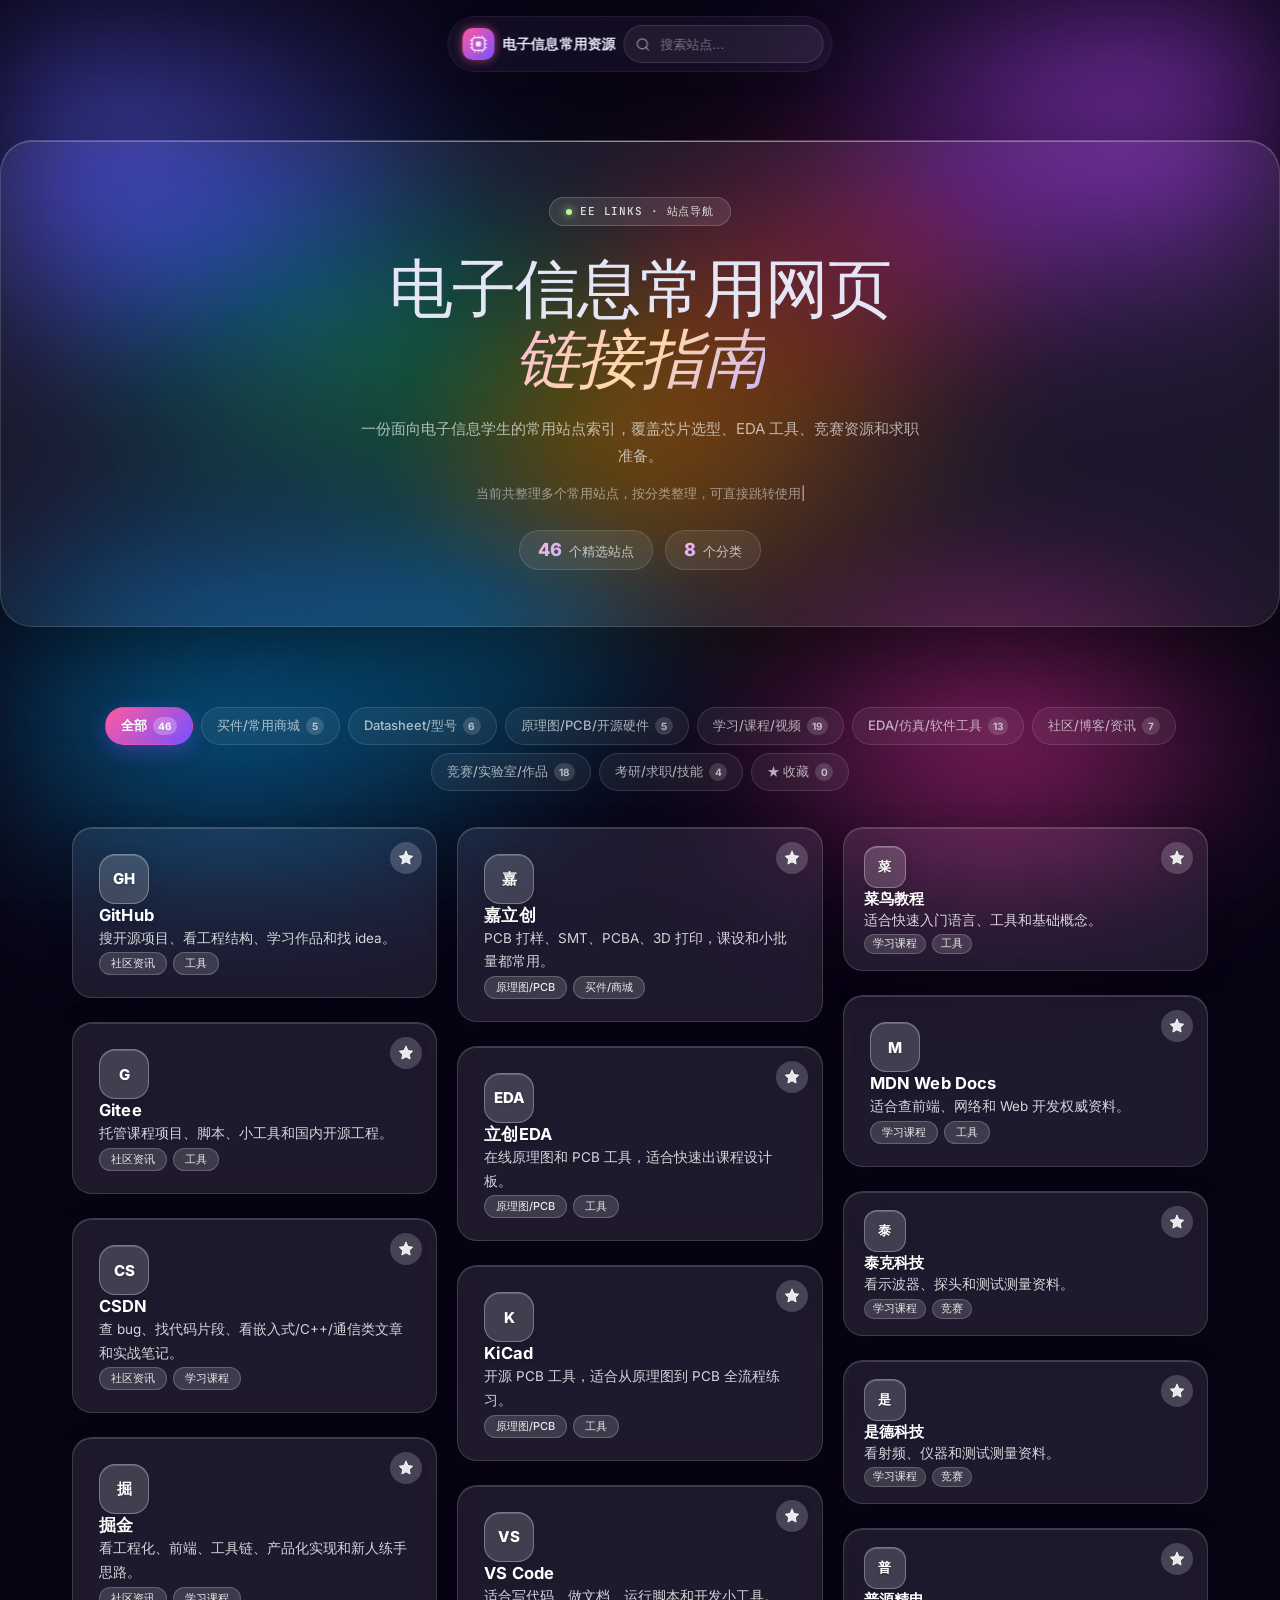
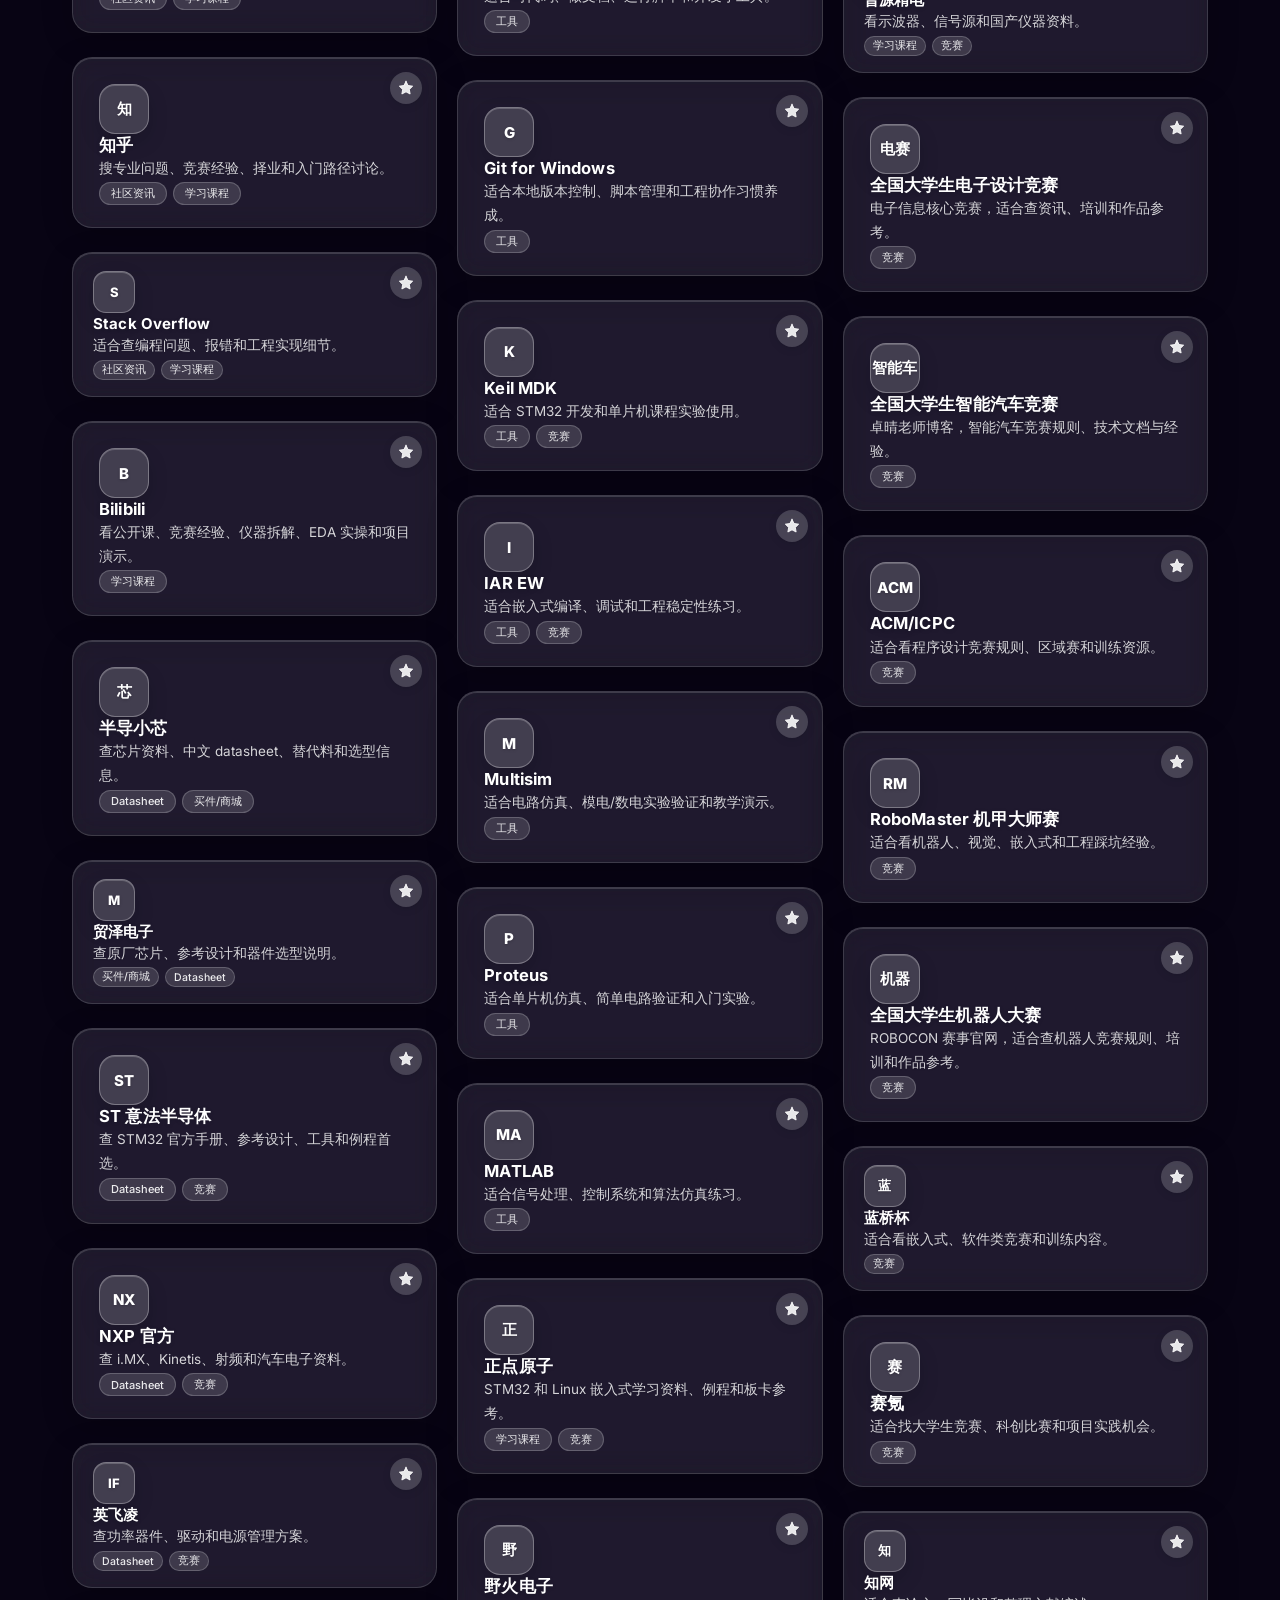
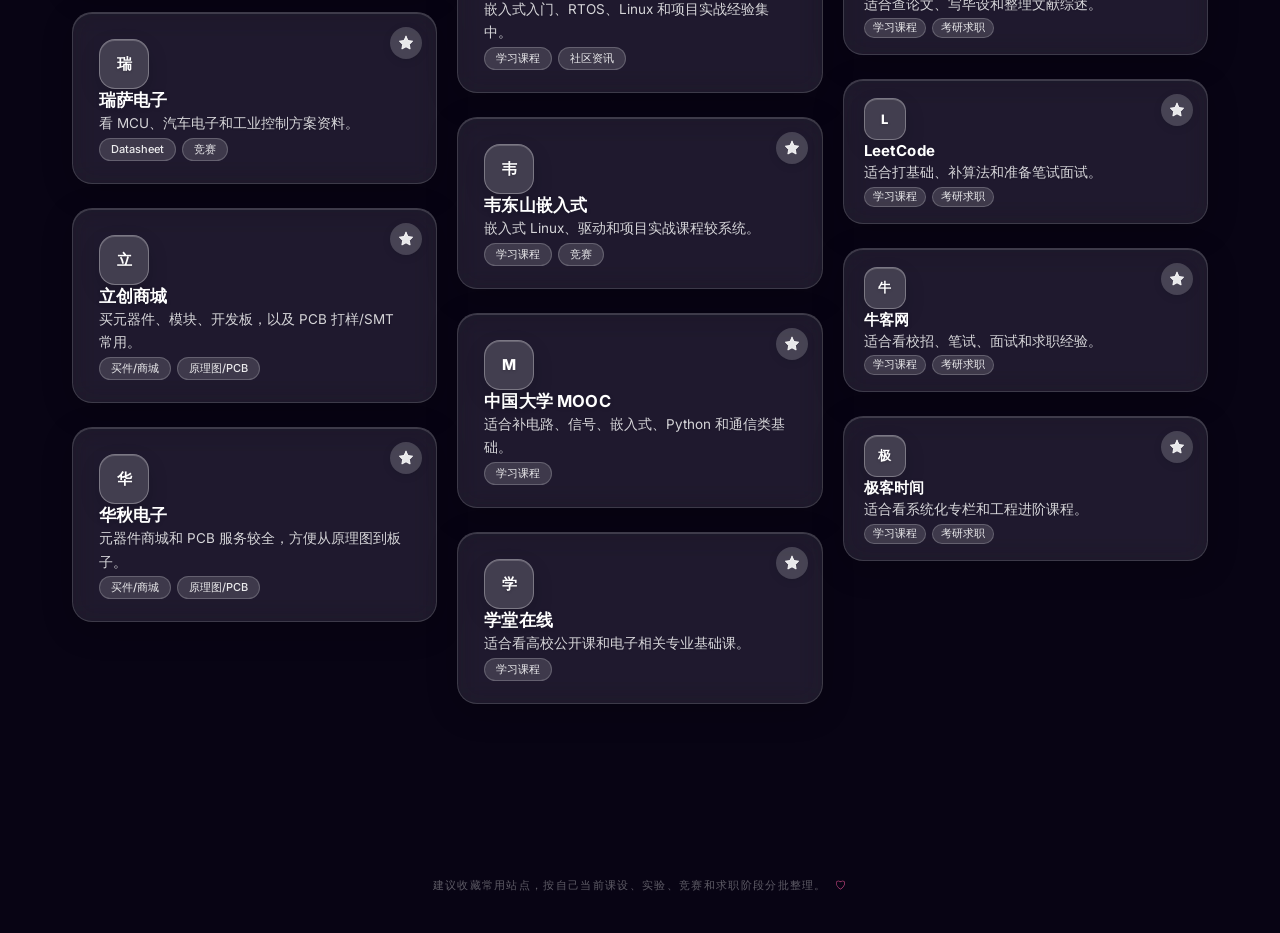
<file: index.html>
<!DOCTYPE html>
<html lang="zh-CN">
<head>
  <meta charset="UTF-8" />
  <meta name="viewport" content="width=device-width, initial-scale=1.0" />
  <meta http-equiv="Content-Security-Policy" content="default-src 'self'; script-src 'self' file:; style-src 'self' file: 'unsafe-inline'; img-src 'self' file: data:; font-src 'self' file:; object-src 'none'; base-uri 'none'; form-action 'none'" />
  <meta name="referrer" content="strict-origin-when-cross-origin" />
  <meta name="description" content="面向电子信息学生的常用站点索引：芯片选型、Datasheet、EDA 工具、PCB 打样、课程学习、竞赛与求职资源导航。" />
  <meta name="theme-color" content="#080414" />
  <meta name="color-scheme" content="dark" />
  <title>电子信息常用网页链接指南</title>
  <link rel="icon" type="image/svg+xml" href="assets/favicon.svg" />
  <!-- 字体已自托管（拉丁子集），中文走系统字体栈，无第三方请求 -->
  <link rel="stylesheet" href="css/fonts.css?v=9" />
  <link rel="stylesheet" href="css/base.css?v=9" />
  <link rel="stylesheet" href="css/layout.css?v=9" />
  <link rel="stylesheet" href="css/components.css?v=9" />
  <link rel="stylesheet" href="css/cards.css?v=9" />
  <link rel="stylesheet" href="css/masonry.css?v=9" />
</head>
<body>

  <!-- 背景层 -->
  <div class="mesh-bg"></div>
  <div class="grain"></div>
  <div class="cursor-glow" id="cursorGlow"></div>
  <div class="scroll-progress" id="scrollProgress"></div>
  <canvas id="pageParticles" class="page-particles" aria-hidden="true"></canvas>

  <!-- 顶栏 -->
  <header class="top-bar" id="topBar">
    <div class="brand">
      <span class="brand__logo" aria-hidden="true">
        <svg viewBox="0 0 32 32" fill="none" xmlns="http://www.w3.org/2000/svg">
          <rect x="6" y="6" width="20" height="20" rx="4" stroke="white" stroke-width="1.8" fill="none"/>
          <rect x="12" y="12" width="8" height="8" rx="1.5" fill="white" opacity="0.9"/>
          <line x1="10" y1="3" x2="10" y2="6" stroke="white" stroke-width="1.5" stroke-linecap="round"/>
          <line x1="16" y1="3" x2="16" y2="6" stroke="white" stroke-width="1.5" stroke-linecap="round"/>
          <line x1="22" y1="3" x2="22" y2="6" stroke="white" stroke-width="1.5" stroke-linecap="round"/>
          <line x1="10" y1="26" x2="10" y2="29" stroke="white" stroke-width="1.5" stroke-linecap="round"/>
          <line x1="16" y1="26" x2="16" y2="29" stroke="white" stroke-width="1.5" stroke-linecap="round"/>
          <line x1="22" y1="26" x2="22" y2="29" stroke="white" stroke-width="1.5" stroke-linecap="round"/>
          <line x1="3" y1="10" x2="6" y2="10" stroke="white" stroke-width="1.5" stroke-linecap="round"/>
          <line x1="3" y1="16" x2="6" y2="16" stroke="white" stroke-width="1.5" stroke-linecap="round"/>
          <line x1="3" y1="22" x2="6" y2="22" stroke="white" stroke-width="1.5" stroke-linecap="round"/>
          <line x1="26" y1="10" x2="29" y2="10" stroke="white" stroke-width="1.5" stroke-linecap="round"/>
          <line x1="26" y1="16" x2="29" y2="16" stroke="white" stroke-width="1.5" stroke-linecap="round"/>
          <line x1="26" y1="22" x2="29" y2="22" stroke="white" stroke-width="1.5" stroke-linecap="round"/>
        </svg>
      </span>
      <span class="brand__name">电子信息常用资源</span>
    </div>
    <div class="top-bar__tools">
      <div class="search-box" id="searchBox">
        <span class="search-box__icon" aria-hidden="true">
          <svg width="15" height="15" viewBox="0 0 24 24" fill="none" stroke="currentColor" stroke-width="2" stroke-linecap="round" stroke-linejoin="round">
            <circle cx="11" cy="11" r="8" /><line x1="21" y1="21" x2="16.65" y2="16.65" />
          </svg>
        </span>
        <label class="sr-only" for="siteSearch">搜索资源</label>
        <input id="siteSearch" class="search-input" type="search" placeholder="搜索站点..." autocomplete="off" />
        <button type="button" class="search-box__clear" id="searchClear" aria-label="清空搜索">
          <svg width="13" height="13" viewBox="0 0 24 24" fill="none" stroke="currentColor" stroke-width="2.5" stroke-linecap="round" stroke-linejoin="round">
            <path d="M18 6 6 18" /><path d="m6 6 12 12" />
          </svg>
        </button>
      </div>
    </div>
  </header>

  <div class="page-wrapper">

    <!-- Hero -->
    <section class="hero">
      <div class="hero-card reveal">
        <div class="hero-badge">
          <span class="live-dot"></span>
          EE LINKS · 站点导航
        </div>
        <h1 class="hero-title">
          电子信息常用网页<br><em>链接指南</em>
        </h1>
        <p class="hero-subtitle">
          一份面向电子信息学生的常用站点索引，覆盖芯片选型、EDA 工具、竞赛资源和求职准备。
        </p>
        <p class="hero-typewriter">
          <span id="typewriterTarget"></span><span class="hero-cursor" aria-hidden="true">|</span>
        </p>
        <div class="cover-stats" id="coverStats" aria-hidden="true"></div>
      </div>
    </section>

    <main>
      <!-- 筛选栏 -->
      <section class="filter-section" aria-label="按分类筛选">
        <div class="filter-row" id="filterRow">
          <button class="filter-chip active" data-filter="all" aria-pressed="true">全部</button>
          <button class="filter-chip" data-filter="components" aria-pressed="false">买件/常用商城</button>
          <button class="filter-chip" data-filter="datasheet" aria-pressed="false">Datasheet/型号</button>
          <button class="filter-chip" data-filter="pcb" aria-pressed="false">原理图/PCB/开源硬件</button>
          <button class="filter-chip" data-filter="learn" aria-pressed="false">学习/课程/视频</button>
          <button class="filter-chip" data-filter="tools" aria-pressed="false">EDA/仿真/软件工具</button>
          <button class="filter-chip" data-filter="community" aria-pressed="false">社区/博客/资讯</button>
          <button class="filter-chip" data-filter="competition" aria-pressed="false">竞赛/实验室/作品</button>
          <button class="filter-chip" data-filter="job" aria-pressed="false">考研/求职/技能</button>
          <button class="filter-chip" data-filter="favorites" aria-pressed="false">★ 收藏</button>
        </div>
      </section>

      <div id="emptyHint" class="empty-hint">
        <div class="empty-hint__icon" aria-hidden="true">
          <svg width="24" height="24" viewBox="0 0 24 24" fill="none" stroke="currentColor" stroke-width="1.8" stroke-linecap="round" stroke-linejoin="round">
            <circle cx="11" cy="11" r="8" /><line x1="21" y1="21" x2="16.65" y2="16.65" /><line x1="8" y1="11" x2="14" y2="11" />
          </svg>
        </div>
        <div class="empty-hint__title">没有匹配的站点</div>
        <div class="empty-hint__desc">试试更短的关键词，或切换到其他分类。</div>
        <button type="button" class="empty-hint__reset" id="resetFilter">
          <svg width="14" height="14" viewBox="0 0 24 24" fill="none" stroke="currentColor" stroke-width="2" stroke-linecap="round" stroke-linejoin="round">
            <path d="M3 12a9 9 0 1 0 9-9 9.75 9.75 0 0 0-6.74 2.74L3 8" /><path d="M3 3v5h5" />
          </svg>
          重置筛选
        </button>
      </div>

      <div id="cardGrid" class="masonry"></div>
    </main>

    <footer class="site-footer">
      建议收藏常用站点，按自己当前课设、实验、竞赛和求职阶段分批整理。 <span class="heart">♡</span>
    </footer>

    <button id="backToTop" class="back-top" aria-label="回到顶部" title="回到顶部">
      <svg width="18" height="18" viewBox="0 0 24 24" fill="none" stroke="currentColor" stroke-width="2.5" stroke-linecap="round" stroke-linejoin="round">
        <polyline points="18 15 12 9 6 15"></polyline>
      </svg>
    </button>
  </div>

  <script defer src="js/data.js?v=9"></script>
  <script defer src="js/render.js?v=9"></script>
  <script defer src="js/filter.js?v=9"></script>
  <script defer src="js/effects.js?v=9"></script>
  <script defer src="js/main.js?v=9"></script>
</body>
</html>
</file>
<file: css/fonts.css>
/* ==========================================================================
   Fonts — 自托管 woff2（拉丁字符集），中文回退到系统字体
   替代 Google Fonts：大陆直连可用、无第三方请求、font-display: swap 防白屏
   ========================================================================== */

@font-face {
  font-family: 'Inter';
  font-style: normal;
  font-weight: 400;
  font-display: swap;
  src: url('../assets/fonts/inter-latin-400-normal.woff2') format('woff2');
  unicode-range: U+0000-00FF, U+0131, U+0152-0153, U+02BB-02BC, U+02C6, U+02DA, U+02DC, U+2000-206F, U+2074, U+20AC, U+2122, U+2191, U+2193, U+2212, U+2215, U+FEFF, U+FFFD;
}
@font-face {
  font-family: 'Inter';
  font-style: normal;
  font-weight: 500;
  font-display: swap;
  src: url('../assets/fonts/inter-latin-500-normal.woff2') format('woff2');
  unicode-range: U+0000-00FF, U+0131, U+0152-0153, U+02BB-02BC, U+02C6, U+02DA, U+02DC, U+2000-206F, U+2074, U+20AC, U+2122, U+2191, U+2193, U+2212, U+2215, U+FEFF, U+FFFD;
}
@font-face {
  font-family: 'Inter';
  font-style: normal;
  font-weight: 700;
  font-display: swap;
  src: url('../assets/fonts/inter-latin-700-normal.woff2') format('woff2');
  unicode-range: U+0000-00FF, U+0131, U+0152-0153, U+02BB-02BC, U+02C6, U+02DA, U+02DC, U+2000-206F, U+2074, U+20AC, U+2122, U+2191, U+2193, U+2212, U+2215, U+FEFF, U+FFFD;
}
@font-face {
  font-family: 'Inter';
  font-style: normal;
  font-weight: 800;
  font-display: swap;
  src: url('../assets/fonts/inter-latin-800-normal.woff2') format('woff2');
  unicode-range: U+0000-00FF, U+0131, U+0152-0153, U+02BB-02BC, U+02C6, U+02DA, U+02DC, U+2000-206F, U+2074, U+20AC, U+2122, U+2191, U+2193, U+2212, U+2215, U+FEFF, U+FFFD;
}

@font-face {
  font-family: 'DM Serif Display';
  font-style: normal;
  font-weight: 400;
  font-display: swap;
  src: url('../assets/fonts/dm-serif-display-latin-400-normal.woff2') format('woff2');
  unicode-range: U+0000-00FF, U+0131, U+0152-0153, U+02BB-02BC, U+02C6, U+02DA, U+02DC, U+2000-206F, U+2074, U+20AC, U+2122, U+2191, U+2193, U+2212, U+2215, U+FEFF, U+FFFD;
}
@font-face {
  font-family: 'DM Serif Display';
  font-style: italic;
  font-weight: 400;
  font-display: swap;
  src: url('../assets/fonts/dm-serif-display-latin-400-italic.woff2') format('woff2');
  unicode-range: U+0000-00FF, U+0131, U+0152-0153, U+02BB-02BC, U+02C6, U+02DA, U+02DC, U+2000-206F, U+2074, U+20AC, U+2122, U+2191, U+2193, U+2212, U+2215, U+FEFF, U+FFFD;
}

@font-face {
  font-family: 'JetBrains Mono';
  font-style: normal;
  font-weight: 400;
  font-display: swap;
  src: url('../assets/fonts/jetbrains-mono-latin-400-normal.woff2') format('woff2');
  unicode-range: U+0000-00FF, U+0131, U+0152-0153, U+02BB-02BC, U+02C6, U+02DA, U+02DC, U+2000-206F, U+2074, U+20AC, U+2122, U+2191, U+2193, U+2212, U+2215, U+FEFF, U+FFFD;
}
@font-face {
  font-family: 'JetBrains Mono';
  font-style: normal;
  font-weight: 500;
  font-display: swap;
  src: url('../assets/fonts/jetbrains-mono-latin-500-normal.woff2') format('woff2');
  unicode-range: U+0000-00FF, U+0131, U+0152-0153, U+02BB-02BC, U+02C6, U+02DA, U+02DC, U+2000-206F, U+2074, U+20AC, U+2122, U+2191, U+2193, U+2212, U+2215, U+FEFF, U+FFFD;
}
</file>
<file: css/base.css>
/* ==========================================================================
   Base — reset + body + typography + a11y
   ========================================================================== */
*, *::before, *::after { box-sizing: border-box; margin: 0; padding: 0; }
html { scroll-behavior: smooth; }

body {
  font-family: 'Inter', -apple-system, BlinkMacSystemFont, 'PingFang SC', 'Hiragino Sans GB', 'Microsoft YaHei', 'Noto Sans CJK SC', sans-serif;
  overflow-x: hidden;
  min-height: 100vh;
  position: relative;
  background: #080414;
  color: #e4e6f5;
}

::selection { background: rgba(255, 180, 220, 0.3); color: #fff; }
a { color: inherit; text-decoration: none; }
button { font-family: inherit; cursor: pointer; border: none; background: none; color: inherit; }
img { display: block; max-width: 100%; }

:focus-visible {
  outline: 2px solid rgba(165, 168, 255, 0.7);
  outline-offset: 2px;
}

.sr-only {
  position: absolute;
  width: 1px; height: 1px;
  padding: 0; margin: -1px;
  overflow: hidden;
  clip: rect(0, 0, 0, 0);
  white-space: nowrap;
  border: 0;
}

@media (prefers-reduced-motion: reduce) {
  *, *::before, *::after {
    animation-duration: 0.001s !important;
    transition-duration: 0.001s !important;
  }
}
</file>
<file: css/layout.css>
/* ==========================================================================
   Layout — mesh background + grain + cursor glow + scroll progress +
            top-bar + hero + main + footer + back-to-top
   ========================================================================== */

/* ---------- 流动 Mesh 背景 ---------- */
.mesh-bg {
  position: fixed;
  inset: 0;
  z-index: 0;
  background:
    radial-gradient(ellipse 55% 45% at 8% 18%, rgba(99, 102, 241, 0.65), transparent 55%),
    radial-gradient(ellipse 50% 55% at 88% 10%, rgba(168, 85, 247, 0.60), transparent 52%),
    radial-gradient(ellipse 48% 42% at 78% 82%, rgba(236, 72, 153, 0.55), transparent 50%),
    radial-gradient(ellipse 58% 50% at 18% 78%, rgba(14, 165, 233, 0.50), transparent 52%),
    radial-gradient(ellipse 42% 38% at 52% 48%, rgba(245, 158, 11, 0.40), transparent 58%),
    radial-gradient(ellipse 48% 42% at 28% 38%, rgba(16, 185, 129, 0.38), transparent 55%),
    radial-gradient(ellipse 40% 35% at 65% 30%, rgba(244, 63, 94, 0.35), transparent 50%),
    radial-gradient(ellipse 35% 30% at 40% 70%, rgba(56, 189, 248, 0.30), transparent 55%);
  filter: blur(65px) saturate(1.4);
  animation: meshFlow 20s ease-in-out infinite alternate;
  pointer-events: none;
}
@keyframes meshFlow {
  0% { transform: scale(1) rotate(0deg); }
  25% { transform: scale(1.12) rotate(2.5deg); }
  50% { transform: scale(0.94) rotate(-2deg); }
  75% { transform: scale(1.08) rotate(1.8deg); }
  100% { transform: scale(1.04) rotate(-0.5deg); }
}

/* ---------- 噪点纹理 ---------- */
.grain {
  position: fixed;
  inset: 0;
  z-index: 1;
  background-image: url("data:image/svg+xml,%3Csvg viewBox='0 0 200 200' xmlns='http://www.w3.org/2000/svg'%3E%3Cfilter id='n'%3E%3CfeTurbulence type='fractalNoise' baseFrequency='0.85' numOctaves='2' /%3E%3C/filter%3E%3Crect width='100%25' height='100%25' filter='url(%23n)' opacity='0.5'/%3E%3C/svg%3E");
  opacity: 0.10;
  mix-blend-mode: overlay;
  pointer-events: none;
}

/* ---------- 鼠标光晕 ---------- */
.cursor-glow {
  position: fixed;
  width: 500px;
  height: 500px;
  border-radius: 50%;
  background: radial-gradient(circle, rgba(255, 200, 230, 0.18), transparent 65%);
  filter: blur(30px);
  pointer-events: none;
  z-index: 2;
  transform: translate(-50%, -50%);
  transition: opacity 0.4s ease;
  opacity: 0;
  will-change: transform;
}

/* ---------- 滚动进度条 ---------- */
.scroll-progress {
  position: fixed;
  top: 0; left: 0;
  height: 2px;
  width: 0%;
  background: linear-gradient(90deg, #6366f1, #ec4899, #f59e0b, #0ea5e9);
  z-index: 200;
  transition: width 0.1s ease;
  box-shadow: 0 0 12px rgba(99, 102, 241, 0.6);
}

/* ---------- 玻璃混色辅助 ---------- */
.glass {
  background: rgba(255, 255, 255, 0.06);
  backdrop-filter: blur(24px) saturate(140%);
  -webkit-backdrop-filter: blur(24px) saturate(140%);
  border: 1px solid rgba(255, 255, 255, 0.12);
  border-radius: 24px;
  box-shadow:
    0 20px 50px rgba(0, 0, 0, 0.25),
    inset 0 1px 0 rgba(255, 255, 255, 0.15);
}

/* ---------- 顶栏 — 浮动胶囊导航 ---------- */
.top-bar {
  position: fixed;
  top: 16px; left: 50%;
  transform: translateX(-50%);
  z-index: 150;
  display: flex;
  align-items: center;
  gap: 8px;
  padding: 8px 8px 8px 14px;
  background: rgba(255, 255, 255, 0.04);
  backdrop-filter: blur(24px) saturate(160%);
  -webkit-backdrop-filter: blur(24px) saturate(160%);
  border: 1px solid rgba(255, 255, 255, 0.06);
  border-radius: 999px;
  box-shadow: 0 4px 24px rgba(0, 0, 0, 0.12);
  transition: all 0.4s ease;
  max-width: calc(100vw - 32px);
  width: auto;
}
.top-bar.scrolled {
  background: rgba(8, 4, 20, 0.25);
  border-color: rgba(255, 255, 255, 0.08);
}

.brand {
  display: flex;
  align-items: center;
  gap: 8px;
  min-width: 0;
  flex-shrink: 0;
}
.brand__logo {
  display: inline-flex;
  width: 32px;
  height: 32px;
  align-items: center;
  justify-content: center;
  border-radius: 10px;
  background: linear-gradient(135deg, #ff5aa0 0%, #7850ff 100%);
  box-shadow: 0 0 10px rgba(255, 90, 160, 0.6);
  flex-shrink: 0;
  overflow: hidden;
}
.brand__logo svg {
  width: 20px;
  height: 20px;
}
.brand__name {
  font-weight: 700;
  font-size: 14px;
  letter-spacing: 0.01em;
  white-space: nowrap;
  overflow: hidden;
  text-overflow: ellipsis;
  max-width: 140px;
}

.top-bar__tools {
  display: flex;
  align-items: center;
  gap: 6px;
  min-width: 0;
}

/* ---------- 主容器 ---------- */
.page-wrapper {
  position: relative;
  z-index: 3;
  min-height: 100vh;
  display: flex;
  flex-direction: column;
}

main {
  position: relative;
  z-index: 10;
  max-width: 1200px;
  width: 100%;
  margin: 0 auto;
  padding: 0 32px 110px;
}

/* ---------- Hero 区 ---------- */
.hero {
  min-height: 60vh;
  display: flex;
  align-items: center;
  justify-content: center;
  padding: 140px 0 60px;
}
.hero-card {
  width: 100%;
  background: rgba(255, 255, 255, 0.08);
  backdrop-filter: blur(20px) saturate(140%);
  -webkit-backdrop-filter: blur(20px) saturate(140%);
  border: 1px solid rgba(255, 255, 255, 0.14);
  border-radius: 32px;
  padding: 56px 52px;
  box-shadow:
    0 30px 80px rgba(0, 0, 0, 0.35),
    inset 0 1px 0 rgba(255, 255, 255, 0.2);
  position: relative;
  overflow: hidden;
  text-align: center;
}
.hero-card::before {
  content: '';
  position: absolute;
  top: 0; left: 0;
  width: 100%;
  height: 1px;
  background: linear-gradient(90deg, transparent, rgba(255, 255, 255, 0.4), transparent);
}

.hero-badge {
  display: inline-flex;
  align-items: center;
  gap: 8px;
  padding: 6px 16px;
  border-radius: 999px;
  background: rgba(255, 255, 255, 0.1);
  border: 1px solid rgba(255, 255, 255, 0.18);
  font-family: 'JetBrains Mono', monospace;
  font-size: 11px;
  font-weight: 500;
  letter-spacing: 0.08em;
  color: rgba(255, 255, 255, 0.85);
  margin-bottom: 28px;
}
.hero-badge .live-dot {
  width: 6px; height: 6px;
  border-radius: 50%;
  background: #b4ff8c;
  box-shadow: 0 0 8px #b4ff8c;
  animation: livePulse 2s ease-in-out infinite;
}
@keyframes livePulse {
  0%, 100% { opacity: 1; transform: scale(1); }
  50% { opacity: 0.5; transform: scale(0.8); }
}

.hero-title {
  font-family: 'DM Serif Display', 'PingFang SC', 'Microsoft YaHei', serif;
  font-size: clamp(36px, 5.5vw, 64px);
  font-weight: 400;
  line-height: 1.1;
  letter-spacing: -0.02em;
  margin: 0 auto 20px;
  max-width: 700px;
}
.hero-title em {
  font-style: italic;
  background: linear-gradient(135deg, #ffb4dc 0%, #ffd9a8 50%, #c8b4ff 100%);
  -webkit-background-clip: text;
  background-clip: text;
  color: transparent;
}

.hero-subtitle {
  max-width: 560px;
  margin: 0 auto 16px;
  font-size: 15px;
  line-height: 1.8;
  color: rgba(255, 255, 255, 0.65);
}

.hero-typewriter {
  min-height: 1.6em;
  font-size: 13px;
  color: rgba(255, 255, 255, 0.5);
  margin-bottom: 24px;
}
.hero-cursor {
  display: inline-block;
  color: #ffb4dc;
  animation: cursorBlink 1s steps(1) infinite;
}
@keyframes cursorBlink {
  0%, 48% { opacity: 1; }
  49%, 100% { opacity: 0; }
}

.cover-stats {
  display: flex;
  justify-content: center;
  gap: 12px;
  flex-wrap: wrap;
}
.cover-stat {
  display: inline-flex;
  align-items: baseline;
  gap: 7px;
  padding: 8px 18px;
  border-radius: 999px;
  background: rgba(255, 255, 255, 0.08);
  border: 1px solid rgba(255, 255, 255, 0.12);
  font-size: 13px;
  color: rgba(255, 255, 255, 0.7);
}
.cover-stat strong {
  font-size: 18px;
  font-weight: 800;
  background: linear-gradient(135deg, #ffb4dc, #c8b4ff);
  -webkit-background-clip: text;
  background-clip: text;
  color: transparent;
}

/* ---------- 页脚 ---------- */
.site-footer {
  position: relative;
  z-index: 10;
  text-align: center;
  padding: 40px 32px;
  font-family: 'JetBrains Mono', monospace;
  font-size: 11px;
  letter-spacing: 0.12em;
  color: rgba(255, 255, 255, 0.35);
}
.site-footer .heart { color: #ff5aa0; }

/* ---------- 回到顶部 ---------- */
.back-top {
  position: fixed;
  right: 22px;
  bottom: 22px;
  z-index: 80;
  border: none;
  border-radius: 999px;
  width: 46px;
  height: 46px;
  display: flex;
  align-items: center;
  justify-content: center;
  cursor: pointer;
  background: rgba(255, 255, 255, 0.08);
  backdrop-filter: blur(12px);
  -webkit-backdrop-filter: blur(12px);
  border: 1px solid rgba(255, 255, 255, 0.15);
  color: #fff;
  box-shadow: 0 8px 32px rgba(0, 0, 0, 0.2);
  opacity: 0;
  transform: translateY(14px) scale(0.92);
  pointer-events: none;
  transition: opacity 0.3s ease, transform 0.4s cubic-bezier(0.16, 1, 0.3, 1);
}
.back-top.is-visible { opacity: 1; transform: translateY(0) scale(1); pointer-events: auto; }
.back-top:hover { transform: translateY(-3px); color: #ffb4dc; }
.back-top:active { transform: scale(0.9); }

/* ---------- 粒子 canvas ---------- */
.page-particles {
  position: fixed;
  inset: 0;
  pointer-events: none;
  z-index: 0;
}

/* ---------- 滚动入场 ---------- */
.reveal {
  opacity: 0;
  transform: translateY(30px);
  transition: opacity 0.9s ease, transform 0.9s cubic-bezier(0.2, 0.8, 0.2, 1);
}
.reveal.in { opacity: 1; transform: translateY(0); }

/* ---------- 响应式 ---------- */
@media (max-width: 768px) {
  .top-bar { top: 12px; padding: 6px 6px 6px 10px; width: calc(100% - 24px); }
  .brand__name { max-width: 80px; font-size: 13px; }
  .search-box { width: 160px; }
  .hero { padding: 120px 0 40px; min-height: auto; }
  .hero-card { padding: 40px 28px; border-radius: 24px; }
  main { padding: 0 16px 80px; }
}
@media (max-width: 560px) {
  .brand { display: none; }
  .search-box { width: 100%; }
  .hero-title { font-size: 28px; }
}
</file>
<file: css/components.css>
/* ==========================================================================
   Components — search-box + filter-chip + empty-hint
   ========================================================================== */

/* ---------- 搜索框 ---------- */
.search-box {
  position: relative;
  display: flex;
  align-items: center;
  width: 200px;
}
.search-box__icon {
  position: absolute;
  left: 12px;
  color: rgba(255, 255, 255, 0.5);
  pointer-events: none;
  display: inline-flex;
}

.search-input {
  width: 100%;
  min-height: 38px;
  border: 1px solid rgba(255, 255, 255, 0.12);
  background: rgba(255, 255, 255, 0.06);
  color: #fff;
  font-family: inherit;
  font-size: 13px;
  border-radius: 999px;
  padding: 8px 36px 8px 36px;
  outline: none;
  transition: border-color 0.2s ease, box-shadow 0.25s ease, background 0.2s ease;
}
.search-input::placeholder { color: rgba(255, 255, 255, 0.4); }
.search-input:hover {
  background: rgba(255, 255, 255, 0.1);
  border-color: rgba(255, 255, 255, 0.22);
}
.search-input:focus {
  background: rgba(255, 255, 255, 0.1);
  border-color: rgba(255, 180, 220, 0.5);
  box-shadow: 0 0 0 4px rgba(255, 180, 220, 0.12);
}

.search-box__clear {
  position: absolute;
  right: 6px;
  display: none;
  align-items: center;
  justify-content: center;
  width: 26px;
  height: 26px;
  border: none;
  border-radius: 999px;
  background: transparent;
  color: rgba(255, 255, 255, 0.6);
  cursor: pointer;
  transition: color 0.15s ease, background 0.15s ease;
}
.search-box__clear:hover { color: #fff; background: rgba(255, 255, 255, 0.12); }
.search-box.has-value .search-box__clear { display: inline-flex; }

/* ---------- 筛选 chip ---------- */
.filter-section {
  position: relative;
  margin-bottom: 36px;
  padding-top: 20px;
}
.filter-row {
  display: flex;
  flex-wrap: wrap;
  gap: 8px;
  align-items: center;
  justify-content: center;
}

.filter-chip {
  display: inline-flex;
  align-items: center;
  gap: 6px;
  min-height: 38px;
  border: 1px solid rgba(255, 255, 255, 0.12);
  background: rgba(255, 255, 255, 0.06);
  color: rgba(255, 255, 255, 0.65);
  font-family: inherit;
  font-size: 13px;
  font-weight: 500;
  border-radius: 999px;
  padding: 7px 15px;
  cursor: pointer;
  transition: all 0.25s cubic-bezier(0.16, 1, 0.3, 1);
}
.filter-chip:hover {
  color: #fff;
  background: rgba(255, 255, 255, 0.12);
  border-color: rgba(255, 255, 255, 0.25);
  transform: translateY(-2px);
}
.filter-chip:active { transform: translateY(0) scale(0.96); }

.filter-chip.active {
  background: linear-gradient(135deg, #ff5aa0, #7850ff);
  color: #fff;
  font-weight: 700;
  border-color: transparent;
  box-shadow: 0 6px 20px rgba(120, 80, 255, 0.35);
}

.filter-chip__count {
  display: inline-grid;
  place-items: center;
  min-width: 18px;
  height: 18px;
  padding: 0 5px;
  border-radius: 999px;
  background: rgba(255, 255, 255, 0.15);
  font-size: 10px;
  font-weight: 700;
  line-height: 1;
}
.filter-chip.active .filter-chip__count {
  background: rgba(255, 255, 255, 0.25);
  color: #fff;
}

/* ---------- 空状态 ---------- */
.empty-hint { display: none; text-align: center; padding: 72px 24px; }
.empty-hint__icon {
  display: inline-grid;
  place-items: center;
  width: 60px; height: 60px;
  margin-bottom: 18px;
  border-radius: 20px;
  border: 1px dashed rgba(255, 180, 220, 0.4);
  color: #ffb4dc;
  background: rgba(255, 255, 255, 0.06);
}
.empty-hint__title { font-size: 18px; font-weight: 700; margin-bottom: 8px; }
.empty-hint__desc { font-size: 13.5px; color: rgba(255, 255, 255, 0.5); margin-bottom: 22px; }
.empty-hint__reset {
  display: inline-flex;
  align-items: center;
  gap: 7px;
  min-height: 44px;
  padding: 10px 24px;
  border: none;
  border-radius: 999px;
  background: linear-gradient(135deg, #ff5aa0, #7850ff);
  color: #fff;
  font-family: inherit;
  font-size: 14px;
  font-weight: 700;
  cursor: pointer;
  box-shadow: 0 6px 18px rgba(120, 80, 255, 0.3);
  transition: transform 0.3s cubic-bezier(0.16, 1, 0.3, 1), box-shadow 0.25s ease;
}
.empty-hint__reset:hover { transform: translateY(-2px); box-shadow: 0 10px 24px rgba(120, 80, 255, 0.4); }
.empty-hint__reset:active { transform: translateY(0) scale(0.97); }

/* ---------- 响应式 ---------- */
@media (max-width: 768px) {
  .filter-chip { font-size: 12px; padding: 6px 12px; min-height: 34px; }
}
@media (max-width: 560px) {
  .filter-section {
    margin-left: -16px;
    margin-right: -16px;
    padding: 0 16px;
    margin-bottom: 28px;
    overflow-x: auto;
    -webkit-overflow-scrolling: touch;
    scrollbar-width: none;
    mask-image: linear-gradient(90deg, transparent, #000 16px, #000 calc(100% - 16px), transparent);
    -webkit-mask-image: linear-gradient(90deg, transparent, #000 16px, #000 calc(100% - 16px), transparent);
  }
  .filter-section::-webkit-scrollbar { display: none; }
  .filter-row {
    flex-wrap: nowrap;
    justify-content: flex-start;
    width: max-content;
    min-width: 100%;
    padding: 2px 0 8px;
  }
  .filter-chip { flex: 0 0 auto; white-space: nowrap; }
}
</file>
<file: css/cards.css>
/* ==========================================================================
   Cards — glass morphism + rainbow hover glow + icon rotation + sheen
   ========================================================================== */

/* ---------- 基础卡片 ---------- */
.nav-card {
  position: relative;
  display: flex;
  flex-direction: column;
  gap: 10px;
  padding: 26px 26px 22px;
  border-radius: 20px;
  overflow: hidden;
  text-decoration: none;
  cursor: pointer;
  color: #fff;
  background: rgba(255, 255, 255, 0.09);
  backdrop-filter: blur(12px) saturate(140%);
  -webkit-backdrop-filter: blur(12px) saturate(140%);
  border: 1px solid rgba(255, 255, 255, 0.14);
  box-shadow:
    0 8px 32px rgba(0, 0, 0, 0.2),
    inset 0 1px 0 rgba(255, 255, 255, 0.15);
  transform: translate3d(0, 0, 0);
  transition: transform 0.5s cubic-bezier(0.16, 1, 0.3, 1),
              box-shadow 0.5s cubic-bezier(0.16, 1, 0.3, 1),
              border-color 0.3s ease;
}

/* 悬停渐变高光 */
.nav-card::before {
  content: '';
  position: absolute;
  inset: -1px;
  background: linear-gradient(135deg, rgba(255, 90, 160, 0.25), rgba(120, 80, 255, 0.25), rgba(14, 165, 233, 0.20), rgba(245, 158, 11, 0.15));
  opacity: 0;
  transition: opacity 0.4s ease;
  pointer-events: none;
  border-radius: 21px;
  z-index: -1;
}
/* 悬停外发光边框 */
.nav-card::after {
  content: '';
  position: absolute;
  inset: -2px;
  border-radius: 22px;
  background: linear-gradient(135deg, #ff5aa0, #7850ff, #0ea5e9, #f59e0b);
  opacity: 0;
  transition: opacity 0.4s ease;
  pointer-events: none;
  z-index: -2;
  filter: blur(8px);
}
.nav-card:hover::before { opacity: 1; }
.nav-card:hover::after { opacity: 0.5; }
.nav-card:hover {
  transform: translate3d(0, -14px, 0) scale(1.04);
  border-color: transparent;
  box-shadow:
    0 30px 70px rgba(120, 80, 255, 0.3),
    0 12px 30px rgba(255, 90, 160, 0.15),
    0 4px 12px rgba(0, 0, 0, 0.3),
    inset 0 1px 0 rgba(255, 255, 255, 0.3);
}
.nav-card:active {
  transform: translate3d(0, -4px, 0) scale(1.01);
  transition-duration: 0.1s;
}

/* ---------- 头部：图标 + 箭头 ---------- */
.nav-card__head {
  display: flex;
  align-items: flex-start;
  justify-content: space-between;
  gap: 10px;
  padding-right: 38px;
}

.nav-card__icon {
  display: flex;
  align-items: center;
  justify-content: center;
  width: 50px;
  height: 50px;
  border-radius: 16px;
  font-size: 15px;
  font-weight: 800;
  color: #fff;
  text-shadow: 0 1px 3px rgba(0, 0, 0, 0.22);
  background: rgba(255, 255, 255, 0.16);
  border: 1px solid rgba(255, 255, 255, 0.3);
  box-shadow: 0 8px 20px rgba(0, 0, 0, 0.15), inset 0 1px 0 rgba(255, 255, 255, 0.2);
  transition: transform 0.5s cubic-bezier(0.16, 1, 0.3, 1), box-shadow 0.4s ease;
  flex-shrink: 0;
}
.nav-card:hover .nav-card__icon {
  transform: translateY(-8px) scale(1.15) rotate(-3deg);
  box-shadow:
    0 20px 40px rgba(120, 80, 255, 0.35),
    0 0 20px rgba(255, 90, 160, 0.2),
    inset 0 1px 0 rgba(255, 255, 255, 0.4);
}

.nav-card__arrow {
  display: inline-flex;
  align-items: center;
  justify-content: center;
  width: 32px;
  height: 32px;
  border-radius: 999px;
  color: #fff;
  background: rgba(255, 255, 255, 0.20);
  opacity: 0;
  transform: translateX(-8px) scale(0.85);
  transition: opacity 0.3s ease, transform 0.45s cubic-bezier(0.16, 1, 0.3, 1), background 0.3s ease, box-shadow 0.3s ease;
  flex-shrink: 0;
}
.nav-card:hover .nav-card__arrow {
  opacity: 1;
  transform: translateX(0) scale(1);
  background: rgba(255, 90, 160, 0.3);
  box-shadow: 0 4px 20px rgba(255, 90, 160, 0.35);
}

/* ---------- 文本 ---------- */
.nav-card__name {
  font-size: 16.5px;
  font-weight: 700;
  line-height: 1.4;
  color: #fff;
  letter-spacing: 0.01em;
  text-shadow: 0 1px 4px rgba(0, 0, 0, 0.15);
}

.nav-card__desc {
  margin: 0;
  font-size: 13.5px;
  line-height: 1.75;
  color: rgba(255, 255, 255, 0.82);
  display: -webkit-box;
  -webkit-line-clamp: 2;
  -webkit-box-orient: vertical;
  overflow: hidden;
  text-shadow: 0 1px 2px rgba(0, 0, 0, 0.08);
}

/* ---------- 标签 ---------- */
.nav-card__tags {
  display: flex;
  flex-wrap: wrap;
  gap: 6px;
  margin-top: 2px;
}
.nav-card__tag {
  display: inline-flex;
  align-items: center;
  border-radius: 999px;
  padding: 3px 11px;
  font-size: 11px;
  font-weight: 500;
  color: rgba(255, 255, 255, 0.9);
  background: rgba(255, 255, 255, 0.14);
  border: 1px solid rgba(255, 255, 255, 0.2);
  transition: color 0.25s ease, background 0.25s ease, border-color 0.25s ease, transform 0.25s ease, box-shadow 0.25s ease;
}
.nav-card:hover .nav-card__tag {
  color: #fff;
  background: rgba(255, 90, 160, 0.2);
  border-color: rgba(255, 180, 220, 0.5);
  transform: translateY(-2px);
  box-shadow: 0 4px 12px rgba(255, 90, 160, 0.15);
}

/* ---------- 收藏按钮 ---------- */
.nav-card__fav {
  position: absolute;
  top: 14px;
  right: 14px;
  width: 32px;
  height: 32px;
  display: inline-flex;
  align-items: center;
  justify-content: center;
  border: none;
  border-radius: 999px;
  background: rgba(255, 255, 255, 0.18);
  color: rgba(255, 255, 255, 0.88);
  cursor: pointer;
  z-index: 4;
  opacity: 1;
  transform: scale(1);
  transition: opacity 0.25s ease, transform 0.3s cubic-bezier(0.16, 1, 0.3, 1), color 0.2s ease, background 0.2s ease;
  box-shadow: 0 2px 8px rgba(0, 0, 0, 0.1);
}
.nav-card__fav:hover { color: #f59e0b; background: rgba(255, 200, 50, 0.15); }
.nav-card__fav.is-favorite { color: #f59e0b; background: rgba(255, 200, 50, 0.12); }

/* ---------- 尺寸变体 ---------- */
.nav-card--compact { padding: 18px 20px 16px; gap: 6px; }
.nav-card--compact .nav-card__icon { width: 42px; height: 42px; border-radius: 13px; font-size: 13px; }
.nav-card--compact .nav-card__name { font-size: 15px; }
.nav-card--compact .nav-card__tag { padding: 2px 8px; font-size: 10.5px; }

.nav-card--wide { padding: 32px 28px 28px; gap: 12px; }
.nav-card--wide .nav-card__icon { width: 58px; height: 58px; border-radius: 17px; font-size: 17px; }
.nav-card--wide .nav-card__name { font-size: 18px; }
.nav-card--wide .nav-card__desc { -webkit-line-clamp: 5; }

/* ---------- 光泽扫过 ---------- */
.nav-card__sheen {
  position: absolute;
  inset: 0;
  background: linear-gradient(115deg, transparent 20%, rgba(255, 255, 255, 0.4) 45%, rgba(255, 180, 220, 0.2) 55%, transparent 80%);
  transform: translateX(-110%);
  transition: transform 0.7s cubic-bezier(0.16, 1, 0.3, 1);
  pointer-events: none;
  z-index: 1;
}
.nav-card:hover .nav-card__sheen { transform: translateX(110%); }
/* 内容子项抬到光泽层之上；定位类子项（link/sheen/fav）的定位由各自规则声明，不在此覆盖 */
.nav-card > .nav-card__head,
.nav-card > .nav-card__name,
.nav-card > .nav-card__desc,
.nav-card > .nav-card__tags {
  position: relative;
  z-index: 2;
  pointer-events: none; /* 让点击穿透到整卡拉伸链接（.nav-card__link） */
}

/* ---------- Scroll-reveal ----------
   用 animation 而非 transition 做入场：
   1) 动画结束后不保留 fill，transform 回到层叠默认值 → hover 上浮正常触发；
   2) animation-delay 只作用于动画本身，不会拖慢 hover 的过渡；
   3) 隐藏态用 :where() 归零特异性，避免压过任何交互态规则 */
:where(.nav-card.post-card-reveal:not(.is-visible)) { opacity: 0; }
@keyframes card-reveal {
  from { opacity: 0; transform: translate3d(0, 26px, 0) scale(0.98); }
}
.nav-card.post-card-reveal.is-visible {
  animation: card-reveal 0.6s cubic-bezier(0.16, 1, 0.3, 1) backwards;
  animation-delay: var(--card-reveal-delay, 0ms);
}

/* ---------- 整卡拉伸链接（收藏按钮的兄弟节点，覆盖整卡可点击区） ---------- */
.nav-card__link {
  position: absolute;
  inset: 0;
  z-index: 1;
  border-radius: inherit;
  outline-offset: -2px;
}

/* ---------- 移动端：去掉逐卡实时模糊，用更实的底色保持玻璃观感 ---------- */
@media (max-width: 768px) {
  .nav-card {
    backdrop-filter: none;
    -webkit-backdrop-filter: none;
    background: rgba(24, 17, 44, 0.62);
  }
}

/* ---------- 骨架屏 ---------- */
.skeleton-card {
  position: relative;
  border-radius: 20px;
  padding: 26px 26px 22px;
  display: flex;
  flex-direction: column;
  gap: 10px;
  overflow: hidden;
  background: rgba(255, 255, 255, 0.09);
  border: 1px solid rgba(255, 255, 255, 0.12);
}
.skeleton-card::before {
  content: "";
  position: absolute;
  inset: 0;
  background: linear-gradient(135deg, #6366f1 0%, #8b5cf6 50%, #ec4899 100%);
  opacity: 0.12;
  pointer-events: none;
}
.skeleton-card__head { display: flex; align-items: flex-start; justify-content: space-between; gap: 10px; position: relative; z-index: 1; }
.skeleton-card__icon { width: 50px; height: 50px; border-radius: 16px; background: rgba(255, 255, 255, 0.12); }
.skeleton-card__arrow { width: 32px; height: 32px; border-radius: 999px; background: rgba(255, 255, 255, 0.08); }
.skeleton-card__line, .skeleton-card__tag {
  background: linear-gradient(90deg, rgba(255, 255, 255, 0.08) 25%, rgba(255, 255, 255, 0.18) 50%, rgba(255, 255, 255, 0.08) 75%);
  background-size: 200% 100%;
  animation: skeletonShimmer 1.4s ease-in-out infinite;
  position: relative;
  z-index: 1;
}
.skeleton-card__line { height: 13px; border-radius: 7px; }
.skeleton-card__line--title { width: 52%; height: 17px; }
.skeleton-card__line--short { width: 68%; }
.skeleton-card__tags { display: flex; flex-wrap: wrap; gap: 6px; margin-top: 2px; position: relative; z-index: 1; }
.skeleton-card__tag { width: 56px; height: 22px; border-radius: 999px; }
@keyframes skeletonShimmer {
  0% { background-position: 200% 0; }
  100% { background-position: -200% 0; }
}
</file>
<file: css/masonry.css>
/* ==========================================================================
   Masonry — multi-column + responsive + reduced-motion
   ========================================================================== */
.masonry {
  columns: 3;
  column-gap: 20px;
}
.masonry > * {
  break-inside: avoid;
  margin-bottom: 20px;
  display: inline-block;
  width: 100%;
}
.masonry > .nav-card--wide { margin-bottom: 24px; }

@media (max-width: 1024px) {
  .masonry { columns: 2; column-gap: 16px; }
  main { padding: 0 24px 100px; }
}
@media (max-width: 768px) {
  .masonry { columns: 2; column-gap: 14px; }
  main { padding: 0 16px 80px; }
}
@media (max-width: 560px) {
  .masonry { columns: 1; }
  main { padding: 0 16px 80px; }
  .nav-card { padding: 22px 20px 18px; }
  .nav-card--wide { padding: 26px 22px 22px; }
  .nav-card--compact { padding: 16px 18px 14px; }
  .back-top { right: 16px; bottom: 16px; }
}

@media (prefers-reduced-motion: reduce) {
  html { scroll-behavior: auto; }
  *, *::before, *::after {
    animation-duration: 0.01ms !important;
    animation-iteration-count: 1 !important;
    transition-duration: 0.01ms !important;
  }
  .nav-card:hover, .nav-card:active { transform: none; }
  .nav-card:hover .nav-card__icon { transform: none; }
  .nav-card__sheen { display: none; }
  .nav-card.post-card-reveal { opacity: 1; transform: none; }
}
</file>
